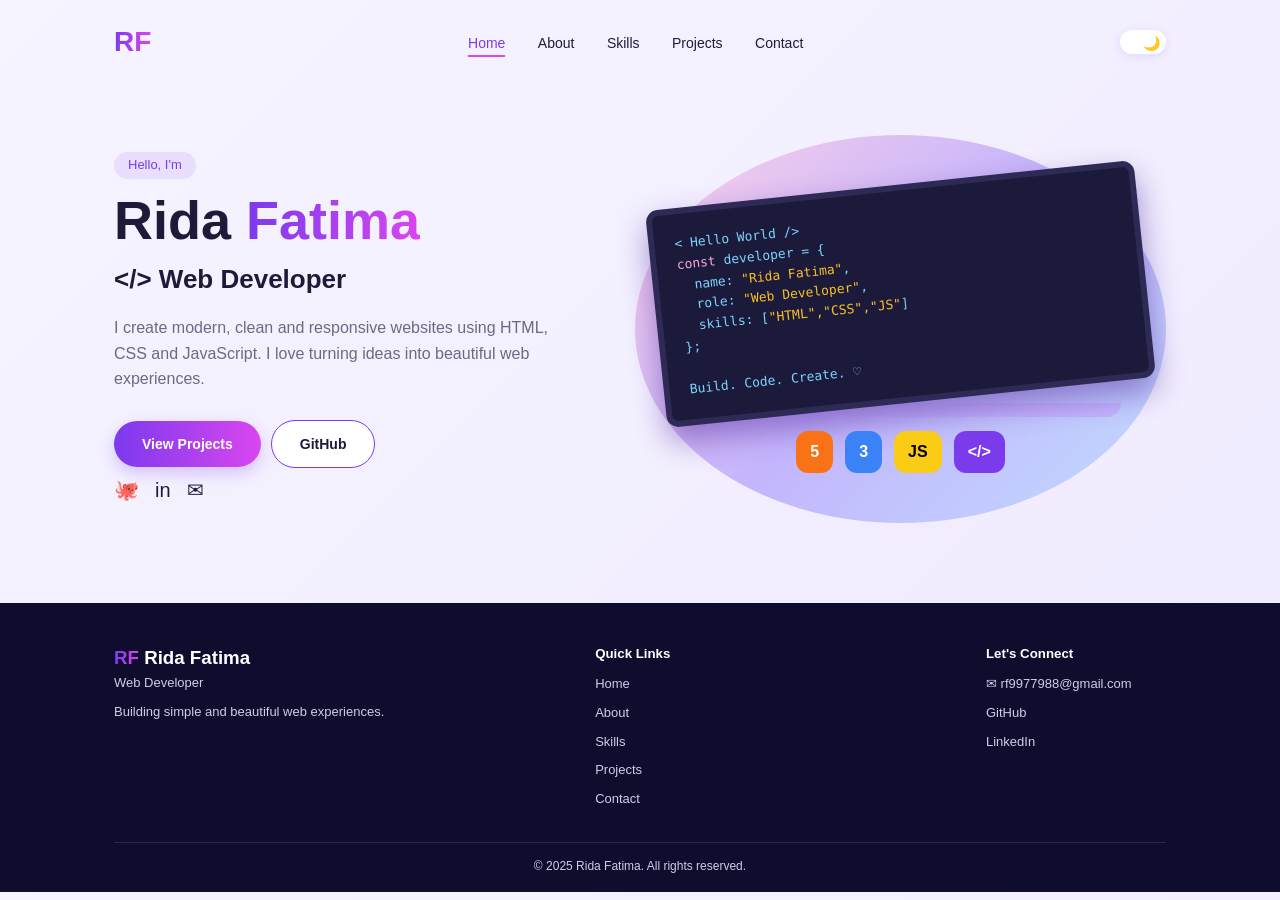
<file: index.html>
<!DOCTYPE html>
<html lang="en">
<head>
    <meta charset="UTF-8">
    <meta name="viewport" content="width=device-width, initial-scale=1.0">
    <title>Home | Rida Fatima</title>
    <link rel="stylesheet" href="style.css">
</head>
<body>
<header>
    <div class="wrap">
        <a class="logo" href="index.html">RF</a>
        <nav>
        <a class="active" href="index.html">Home</a>
        <a href="about.html">About</a>
        <a href="skills.html">Skills</a>
        <a href="projects.html">Projects</a>
        <a href="contact.html">Contact</a>
        </nav>
        <div class="toggle">🌙</div>
        </div>
        </header>
        <main class="wrap">
        <div class="hero">
    <div>
        <span class="tag">Hello, I'm</span>
        <h1>Rida <span class="grad">Fatima</span></h1>
        <h3>&lt;/&gt; Web Developer</h3>
        <p>I create modern, clean and responsive websites using HTML, CSS and JavaScript. I love turning ideas into beautiful web experiences.</p>
        <a class="btn fill" href="projects.html">View Projects</a><a class="btn line" href="https://github.com/">GitHub</a>
        <div class="icons"><span>🐙</span><span>in</span><span>✉</span>
        </div>
    </div> 
    <div class="laptop">
        <div class="screen">&lt; Hello World /&gt;<br><i>const</i> developer = {<br>&nbsp; name: <b>"Rida Fatima"</b>,<br>&nbsp; role: <b>"Web Developer"</b>,<br>&nbsp; skills: [<b>"HTML","CSS","JS"</b>]<br>};<br><br>Build. Code. Create. ♡</div>
        <div class="base">

        </div><span class="badge" style="background:#f97316">5</span><span class="badge" style="background:#3b82f6">3</span><span class="badge" style="background:#facc15;color:#000">JS</span><span class="badge" style="background:#7c3aed">&lt;/&gt;</span>
    </div>
</div>
</main>
<footer>
    <div class="wrap">
        <div class="fgrid">
    <div>
    <h3 style="color:#fff"><span class="grad">RF</span> Rida Fatima</h3>
    <p>Web Developer</p><p>Building simple and beautiful web experiences.</p></div>
<div>
    <h5>Quick Links</h5><a href="index.html">Home</a><a href="about.html">About</a><a href="skills.html">Skills</a><a href="projects.html">Projects</a><a href="contact.html">Contact</a></div>
<div>
    <h5>Let's Connect</h5><a href="mailto:">✉ rf9977988@gmail.com</a><a href="https://github.com">GitHub</a><a href="https://www.linkedin.com/in/rida-fatima-9a5b8b362/?isSelfProfile=true">LinkedIn</a></div>
</div>
<div class="copy">© 2025 Rida Fatima. All rights reserved.</div>
</div>
</footer>
</body>
</html>
</file>
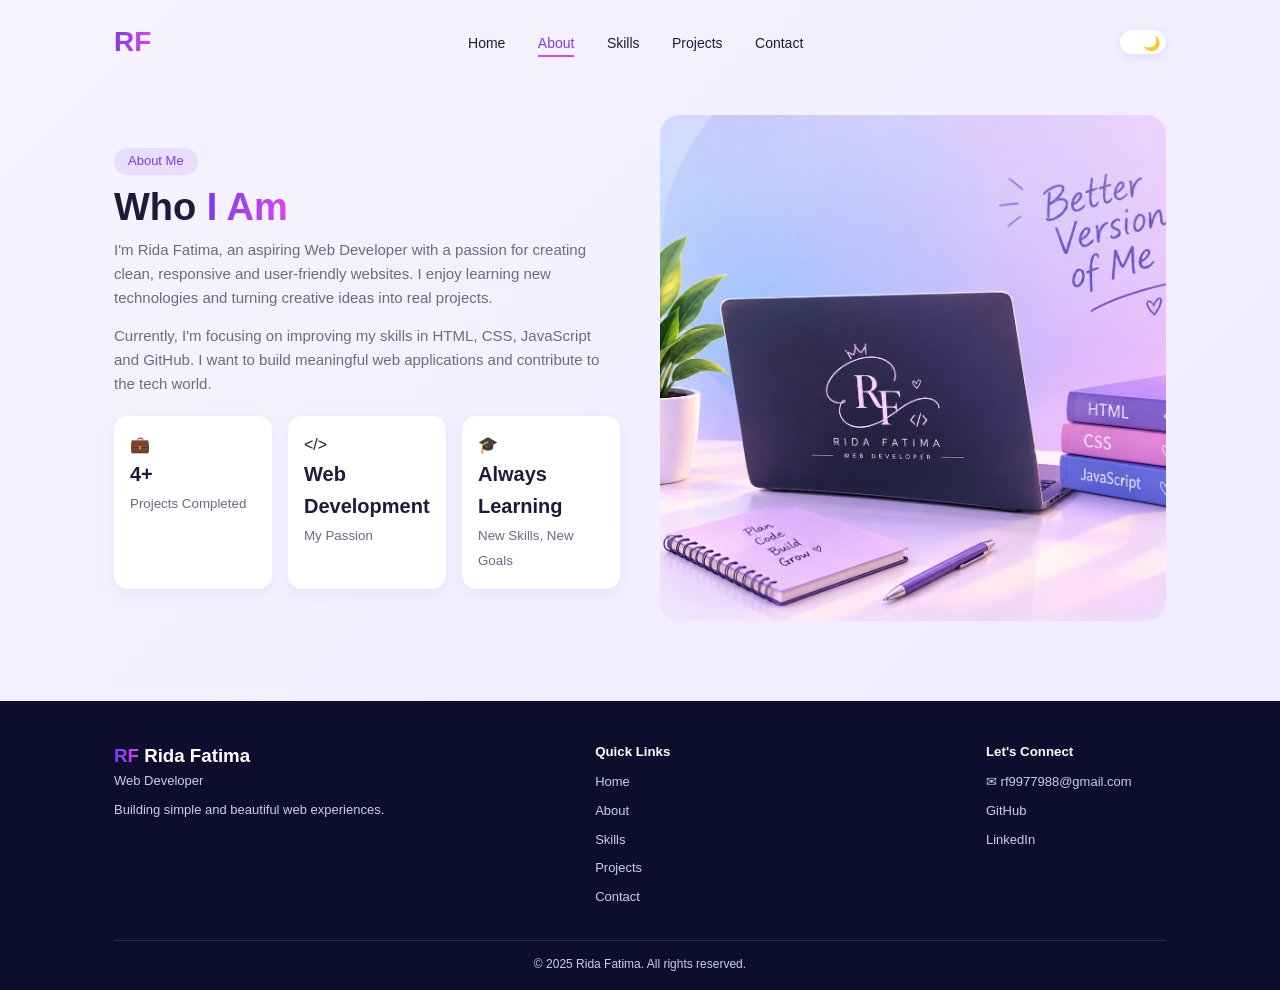
<file: about.html>
<!DOCTYPE html>
<html lang="en">
    <head>
    <meta charset="UTF-8">
    <meta name="viewport" content="width=device-width, initial-scale=1.0">
    <title>About | Rida Fatima</title>
    <link rel="stylesheet" href="style.css">
</head>
<body>
<header>
    <div class="wrap">
    <a class="logo" href="index.html">RF</a>
    <nav>
        <a href="index.html">Home</a>
        <a class="active" href="about.html">About</a>
        <a href="skills.html">Skills</a>
        <a href="projects.html">Projects</a>
        <a href="contact.html">Contact</a>
</nav>
    <div class="toggle">🌙</div>
</div>
</header>
<main class="wrap">
<section>
    <div class="about">
        <div><span class="tag">About Me</span><h2>Who <span class="grad">I Am</span></h2><p>I'm Rida Fatima, an aspiring Web Developer with a passion for creating clean, responsive and user-friendly websites. I enjoy learning new technologies and turning creative ideas into real projects.</p><p>Currently, I'm focusing on improving my skills in HTML, CSS, JavaScript and GitHub. I want to build meaningful web applications and contribute to the tech world.</p>
        <div class="stats">
            <div class="stat">💼<strong>4+</strong><small>Projects Completed</small>
            </div>
            <div class="stat">&lt;/&gt;<strong>Web Development</strong><small>My Passion</small>
            </div>
            <div class="stat">🎓<strong>Always Learning</strong><small>New Skills, New Goals</small>
            </div>
        </div>
    </div>
    <div class="pic">
    <img src="images/about.png" alt="Better Version of Me">
</div> 
</div>
</section>
</main>

<footer>
    <div class="wrap">
        <div class="fgrid">
    <div>
    <h3 style="color:#fff"><span class="grad">RF</span> Rida Fatima</h3>
    <p>Web Developer</p><p>Building simple and beautiful web experiences.</p></div>
<div>
    <h5>Quick Links</h5><a href="index.html">Home</a><a href="about.html">About</a><a href="skills.html">Skills</a><a href="projects.html">Projects</a><a href="contact.html">Contact</a></div>
<div>
    <h5>Let's Connect</h5><a href="mailto:">✉ rf9977988@gmail.com</a><a href="https://github.com">GitHub</a><a href="https://www.linkedin.com/in/rida-fatima-9a5b8b362/?isSelfProfile=true">LinkedIn</a></div>
</div>
<div class="copy">© 2025 Rida Fatima. All rights reserved.</div>
</div>
</footer>
</body>
</html>
</file>
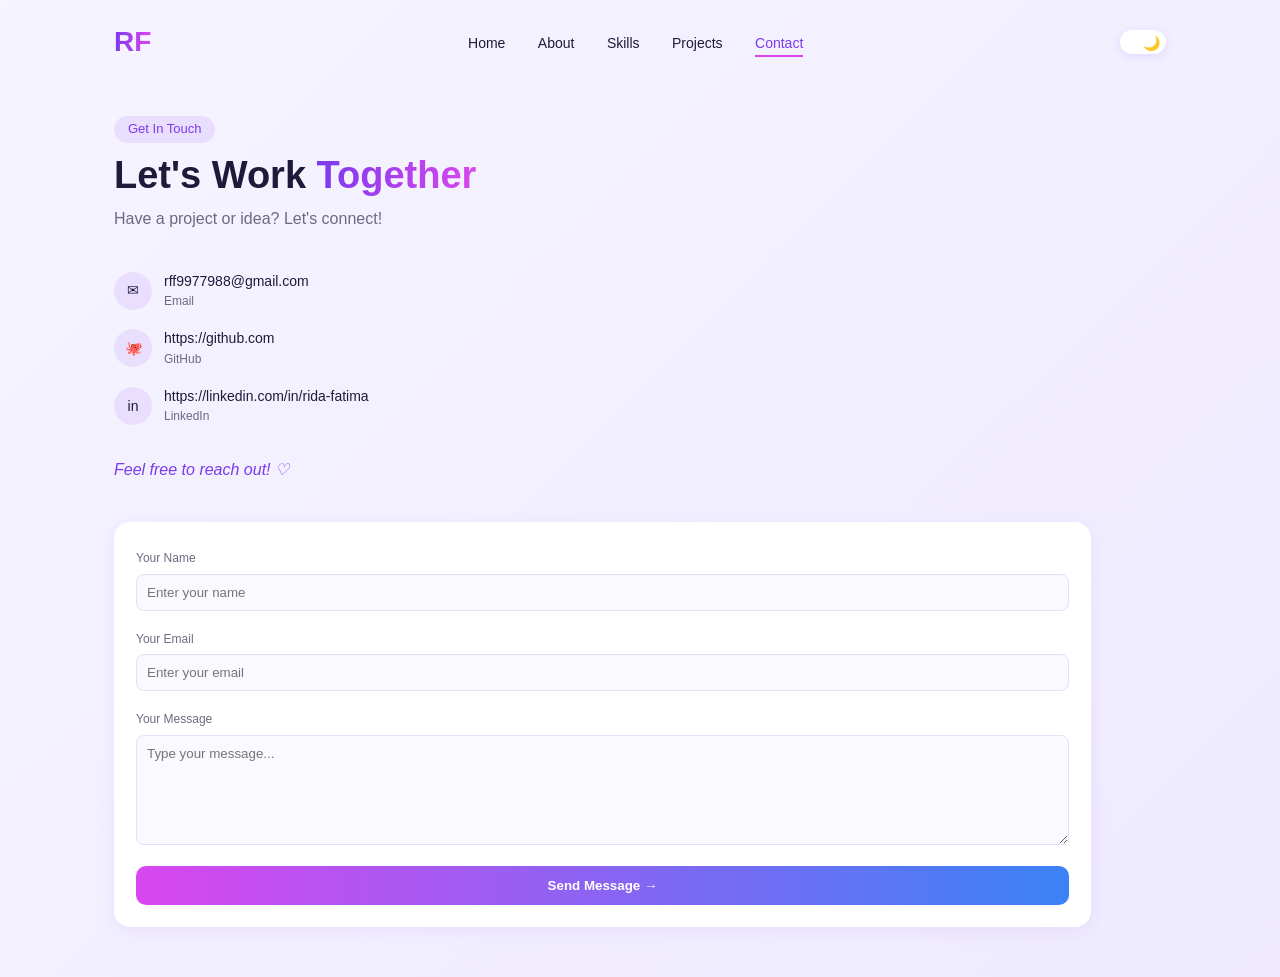
<file: contact.html>
<!DOCTYPE html>
<html lang="en">
    <head>
        <meta charset="UTF-8">
        <meta name="viewport" content="width=device-width, initial-scale=1.0">
        <title>Contact | Rida Fatima</title>
        <link rel="stylesheet" href="style.css">
    </head>
    <body>
    <header>
        <div class="wrap">
        <a class="logo" href="index.html">RF</a>
        <nav>
            <a href="index.html">Home</a>
            <a href="about.html">About</a>
            <a href="skills.html">Skills</a>
            <a href="projects.html">Projects</a>
            <a class="active" href="contact.html">Contact</a>
        </nav>
        <div class="toggle">🌙</div>
    </div>
</header>
<main class="wrap">
<section>
    <span class="tag">Get In Touch</span>
    <h2>Let's Work <span class="grad">Together</span></h2>
    <p class="sub">Have a project or idea? Let's connect!</p>
    <div class="contact">
        <div>
            <div class="info"><i>✉</i><span>rff9977988@gmail.com<small>Email</small></span>
            </div>
            <div class="info"><i>🐙</i><span>https://github.com<small>GitHub</small></span>
            </div>
            <div class="info"><i>in</i><span>https://linkedin.com/in/rida-fatima<small>LinkedIn</small></span>
            </div>
            <p style="font-style:italic;color:var(--p);margin-top:30px">Feel free to reach out! ♡</p>
        </div>
    <form action="#" method="post">
        <label>Your Name</label>
        <input type="text" placeholder="Enter your name">
        <label>Your Email</label>
        <input type="email" placeholder="Enter your email">
        <label>Your Message</label>
        <textarea placeholder="Type your message..."></textarea>
        <button type="submit">Send Message →</button>
    </form>
    </div>
</section>
</main>

</body>
</html>
</file>
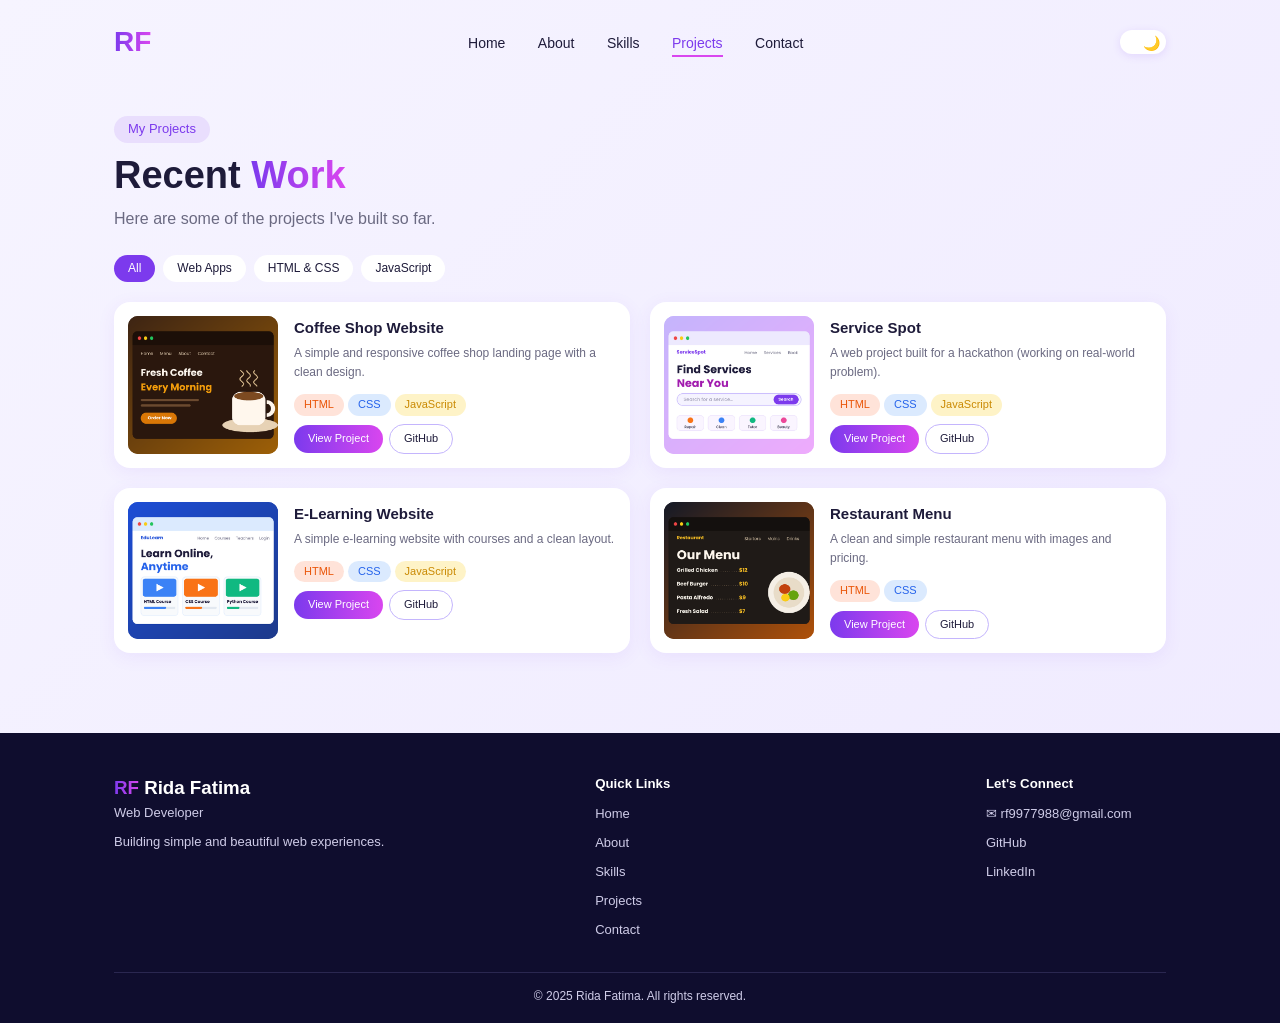
<file: projects.html>
<!DOCTYPE html>
<html lang="en">
    <head>
        <meta charset="UTF-8">
        <meta name="viewport" content="width=device-width, initial-scale=1.0">
        <title>Projects | Rida Fatima</title>
        <link rel="stylesheet" href="style.css">
    </head>
    <body>
<header>
            <div class="wrap">
            <a class="logo" href="index.html">RF</a>
            <nav>
            <a href="index.html">Home</a>
            <a href="about.html">About</a>
            <a href="skills.html">Skills</a>
            <a class="active" href="projects.html">Projects</a>
            <a href="contact.html">Contact</a>
            </nav>
        <div class="toggle">🌙</div>
    </div>
</header>
<main class="wrap">
<section>
    <span class="tag">My Projects</span>
    <h2>Recent <span class="grad">Work</span></h2>
    <p class="sub">Here are some of the projects I've built so far.</p>
    <div class="filters"><span class="on">All</span><span>Web Apps</span><span>HTML &amp; CSS</span><span>JavaScript</span>
    </div>
    <div class="projects">
    <div class="card">
        <div class="thumb" style="background:linear-gradient(135deg,#3b2314,#a16207)"><img src="images/coffee.png" alt="Coffee Shop Website"></div> 
    
        <div>
            <h4>Coffee Shop Website</h4>
            <p>A simple and responsive coffee shop landing page with a clean design.</p><span class="chip h">HTML</span><span class="chip cs">CSS</span><span class="chip j">JavaScript</span><br><a class="mini fill" href="#">View Project</a><a class="mini line" href="https://github.com/RidaFatima1234-bit">GitHub</a>
        </div>
    </div>
    <div class="card">
        <div class="thumb" style="background:linear-gradient(135deg,#c4b5fd,#f0abfc)"><img src="images/service-spot.png" alt="Service Spot"></div>
        <div>
            <h4>Service Spot</h4>
            <p>A web project built for a hackathon (working on real-world problem).</p><span class="chip h">HTML</span><span class="chip cs">CSS</span><span class="chip j">JavaScript</span><br><a class="mini fill" href="#">View Project</a><a class="mini line" href="https://github.com/RidaFatima1234-bit">GitHub</a>
        </div>
    </div>
    <div class="card">
        <div class="thumb" style="background:linear-gradient(135deg,#1d4ed8,#1e3a8a)"><img src="images/elearning.png" alt="E-Learning Website"></div>
        <div>
            <h4>E-Learning Website</h4>
            <p>A simple e-learning website with courses and a clean layout.</p><span class="chip h">HTML</span><span class="chip cs">CSS</span><span class="chip j">JavaScript</span><br><a class="mini fill" href="#">View Project</a><a class="mini line" href="https://github.com/RidaFatima1234-bit">GitHub</a>
        </div>
    </div>
    <div class="card">
        <div class="thumb" style="background:linear-gradient(135deg,#111827,#b45309)"><img src="images/menu.png" alt="Restaurant Menu"></div>
        <div>
            <h4>Restaurant Menu</h4>
            <p>A clean and simple restaurant menu with images and pricing.</p><span class="chip h">HTML</span><span class="chip cs">CSS</span><br><a class="mini fill" href="#">View Project</a><a class="mini line" href="https://github.com/RidaFatima1234-bit">GitHub</a>
        </div>
    </div>
    </div>
</section>
</main>
    <footer>
    <div class="wrap">
        <div class="fgrid">
    <div>
    <h3 style="color:#fff"><span class="grad">RF</span> Rida Fatima</h3>
    <p>Web Developer</p><p>Building simple and beautiful web experiences.</p></div>
<div>
    <h5>Quick Links</h5><a href="index.html">Home</a><a href="about.html">About</a><a href="skills.html">Skills</a><a href="projects.html">Projects</a><a href="contact.html">Contact</a></div>
<div>
    <h5>Let's Connect</h5><a href="mailto:">✉ rf9977988@gmail.com</a><a href="https://github.com">GitHub</a><a href="https://www.linkedin.com/in/rida-fatima-9a5b8b362/?isSelfProfile=true">LinkedIn</a></div>
</div>
<div class="copy">© 2025 Rida Fatima. All rights reserved.</div>
</div>
</footer>
</body>
</html>
</file>
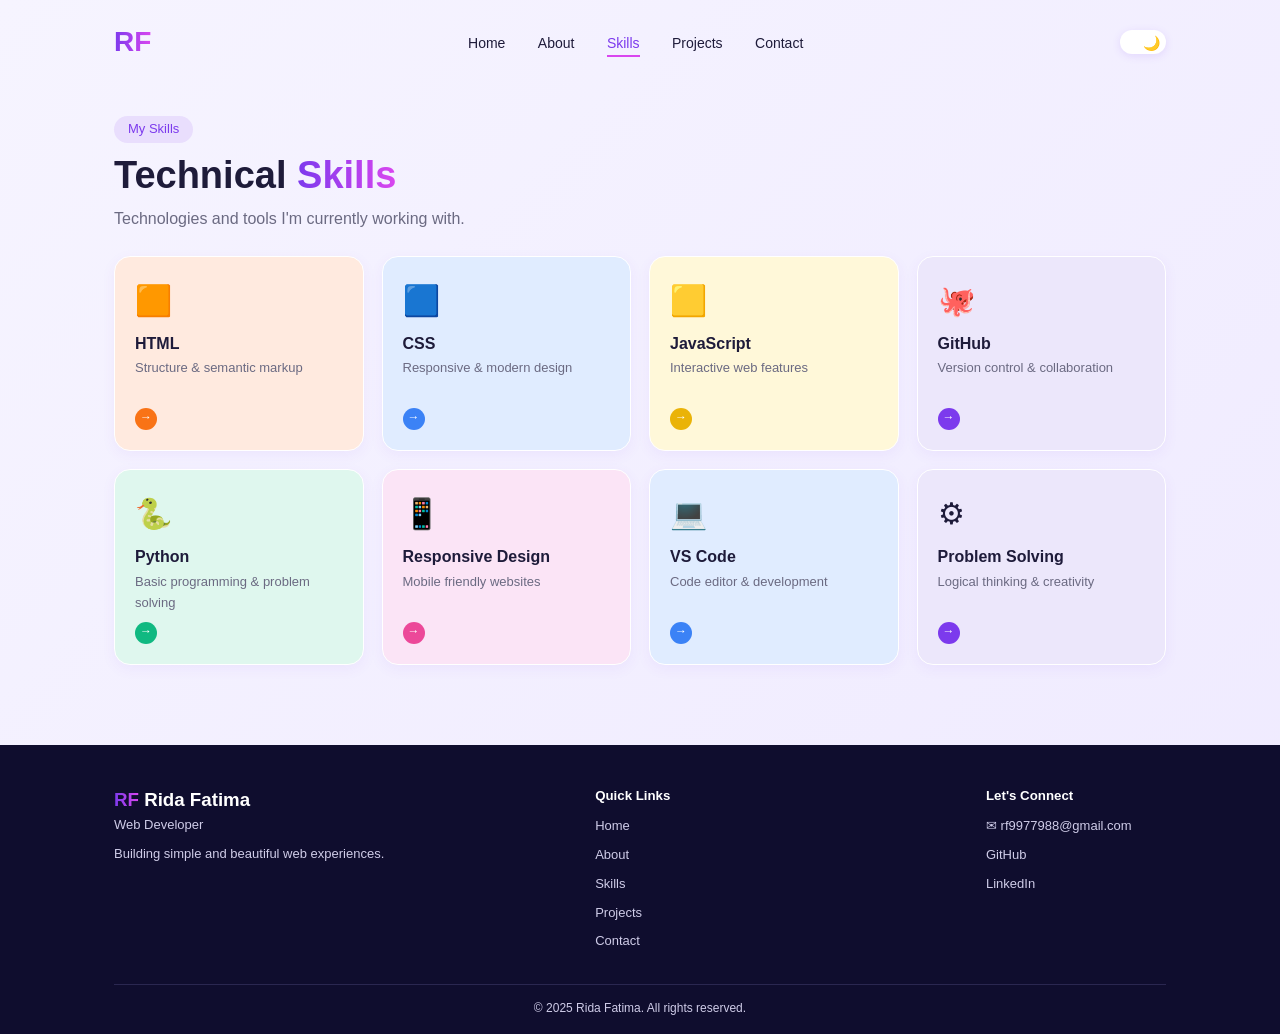
<file: skills.html>
<!DOCTYPE html>
<html lang="en">
    <head>
        <meta charset="UTF-8">
        <meta name="viewport" content="width=device-width, initial-scale=1.0">
        <title>Skills | Rida Fatima</title>
        <link rel="stylesheet" href="style.css">
    </head>
    <body>
        <header>
            <div class="wrap">
            <a class="logo" href="index.html">RF</a>
            <nav>
                <a href="index.html">Home</a>
                <a href="about.html">About</a>
                <a class="active" href="skills.html">Skills</a>
                <a href="projects.html">Projects</a>
                <a href="contact.html">Contact</a>
            </nav>
            <div class="toggle">🌙</div>
        </div>
    </header>
<main class="wrap">
<section>
    <span class="tag">My Skills</span><h2>Technical <span class="grad">Skills</span></h2><p class="sub">Technologies and tools I'm currently working with.</p><div class="grid">
    <div class="skill c1">
        <div class="ic">🟧</div>
        <h4>HTML</h4><p>Structure &amp; semantic markup</p><span class="ar">→</span></div><div class="skill c2">
            <div class="ic">🟦</div>
            <h4>CSS</h4>
            <p>Responsive &amp; modern design</p><span class="ar">→</span>
        </div>
        <div class="skill c3">
            <div class="ic">🟨</div>
            <h4>JavaScript</h4><p>Interactive web features</p><span class="ar">→</span>
        </div>
        <div class="skill c4">
            <div class="ic">🐙</div>
            <h4>GitHub</h4><p>Version control &amp; collaboration</p><span class="ar">→</span>
    </div>
<div class="skill c5">
    <div class="ic">🐍</div>
    <h4>Python</h4>
    <p>Basic programming &amp; problem solving</p><span class="ar">→</span>
</div>
<div class="skill c6">
    <div class="ic">📱</div>
    <h4>Responsive Design</h4>
    <p>Mobile friendly websites</p><span class="ar">→</span>
</div>
<div class="skill c2">
    <div class="ic">💻</div>
    <h4>VS Code</h4><p>Code editor &amp; development</p><span class="ar">→</span>
</div>
<div class="skill c4">
    <div class="ic">⚙</div>
    <h4>Problem Solving</h4><p>Logical thinking &amp; creativity</p><span class="ar">→</span>
</div>
</div>
</section>
</main>
<footer>
    <div class="wrap">
        <div class="fgrid">
    <div>
    <h3 style="color:#fff"><span class="grad">RF</span> Rida Fatima</h3>
    <p>Web Developer</p><p>Building simple and beautiful web experiences.</p></div>
<div>
    <h5>Quick Links</h5><a href="index.html">Home</a><a href="about.html">About</a><a href="skills.html">Skills</a><a href="projects.html">Projects</a><a href="contact.html">Contact</a></div>
<div>
    <h5>Let's Connect</h5><a href="mailto:">✉ rf9977988@gmail.com</a><a href="https://github.com">GitHub</a><a href="https://www.linkedin.com/in/rida-fatima-9a5b8b362/?isSelfProfile=true">LinkedIn</a></div>
</div>
<div class="copy">© 2025 Rida Fatima. All rights reserved.</div>
</div>
</footer>
</body>
</html>
</file>
<file: style.css>
*{
    margin:0;
    padding:0;
    box-sizing:border-box
}
:root{
    --p:#7c3aed;
    --pk:#d946ef;
    --b:#3b82f6;
    --dark:#0f0d2e;
    --text:#1e1b3a;
    --mute:#6b6a82;
    --bg:#f4f2ff}
body{
    font-family:'Poppins',Arial,sans-serif;
    color:var(--text);
    background:linear-gradient(135deg,#f6f4ff,#efeaff);
    line-height:1.6
}
a{
    text-decoration:none;
    color:inherit
}
/* nav bar start */
.wrap{
    max-width:1100px;
    margin:0 auto;
    padding:0 24px
}
header{
    padding:20px 0
}
header .wrap{
    display:flex;
    align-items:center;
    justify-content:space-between;
    flex-wrap:wrap;
    gap:12px
}
.logo{
    font-size:28px;
    font-weight:800;
    background:linear-gradient(90deg,var(--p),var(--pk));
    -webkit-background-clip:text;
    background-clip:text;
    color:transparent
}
nav a{
    margin:0 14px;
    font-size:14px;
    padding-bottom:4px
}
nav a.active{
    color:var(--p);
    border-bottom:2px solid var(--pk)
}
/* page 2 */
.toggle{
    width:46px;
    height:24px;
    border-radius:20px;
    background:#fff;
    box-shadow:0 2px 8px #7c3aed22;
    text-align:right;
    padding:2px 6px;
    font-size:14px
}
.tag{
    display:inline-block;
    background:#e9defd;
    color:var(--p);
    font-size:13px;
    padding:3px 14px;
    border-radius:20px;
    margin-bottom:10px
}
h1{
    font-size:54px;
    line-height:1.15
}
h2{
    font-size:38px;
    line-height:1.2;
    margin-bottom:8px
}
.grad{
    background:linear-gradient(90deg,var(--p),var(--pk));
    -webkit-background-clip:text;
    background-clip:text;
    color:transparent
}
.btn{
    display:inline-block;
    padding:12px 28px;
    border-radius:30px;
    font-size:14px;
    font-weight:600;
    margin:6px 10px 6px 0
}
.btn.fill{
    background:linear-gradient(90deg,var(--p),var(--pk));
    color:#fff;
    box-shadow:0 6px 16px #7c3aed44
}
.btn.line{
    border:1.5px solid var(--p);
    color:var(--text);
    background:#fff
}
.hero{
    display:flex;
    align-items:center;
    justify-content:space-between;
    gap:30px;
    padding:50px 0;
    flex-wrap:wrap
}
.hero>div{
    flex:1;
    min-width:280px
}
.hero h3{
    font-size:26px;
    margin:8px 0 14px
}
.hero p,.sub{
    color:var(--mute);
    max-width:440px;
    margin-bottom:22px
}
.icons span{
    display:inline-block;
    margin-right:16px;
    font-size:20px
}
.laptop{
    background:linear-gradient(135deg,#fbcfe8,#c4b5fd,#bfdbfe);
    border-radius:50%;
    padding:50px 20px;
    text-align:center
}
.screen{
    background:#1b1a3a;
    border-radius:12px;
    padding:20px;
    color:#7dd3fc;
    font-family:monospace;
    font-size:13px;
    text-align:left;
    border:6px solid #2d2b55;
    transform:rotate(-6deg);
    box-shadow:0 14px 30px #4c1d9577
}
.screen b{
    color:#fbbf24;
    font-weight:400
}
.screen i{
    color:#f9a8d4;
    font-style:normal
}
.base{
    height:14px;
    width:90%;
    margin:0 auto;
    background:#c4b5fd;
    border-radius:0 0 20px 20px
}
.badge{
    display:inline-block;
    padding:8px 14px;
    border-radius:12px;
    color:#fff;
    font-weight:800;
    margin:14px 6px 0
}
section{
    padding:30px 0 50px
}
.about{
    display:flex;
    gap:40px;
    align-items:center;
    flex-wrap:wrap
}
.about>div{
    flex:1;
    min-width:280px
}
.about p{
    color:var(--mute);
    margin-bottom:14px;
    font-size:15px
}
.pic {
    width: 350px;
    max-width: 100%;
    aspect-ratio: 1 / 1;
    height: auto;
    overflow: hidden;
    border-radius: 20px;
}

.pic img {
    width: 100%;
    height: 100%;
    object-fit: cover;
}
.stats{
    display:flex;
    gap:16px;
    margin-top:20px;
    flex-wrap:wrap
}
.stat{
    background:#fff;
    border-radius:14px;
    padding:16px;
    flex:1;
    min-width:140px;
    box-shadow:0 4px 14px #7c3aed14
}
.stat strong{
    display:block;
    font-size:20px
}
.stat small{
    color:var(--mute)
}
.grid{
    display:grid;
    grid-template-columns:repeat(auto-fit,minmax(min(100%,210px),1fr));
    gap:18px;
    margin-top:24px
}
.skill{
    border-radius:16px;
    padding:20px;border:1px solid #fff;
    box-shadow:0 4px 14px #7c3aed10
}
.skill .ic{
    font-size:30px
}
.skill h4{
    margin:6px 0 2px
}
.skill p{
    font-size:13px;
    color:var(--mute);
    min-height:42px
}
.skill .ar{
    display:inline-block;
    width:22px;
    height:22px;
    border-radius:50%;
    color:#fff;
    text-align:center;
    font-size:12px;
    margin-top:8px
}
.c1{
    background:#ffeadf
}
.c1 .ar{
    background:#f97316
}
.c2{
    background:#e0ecff
}
.c2 .ar{
    background:#3b82f6
}
.c3{
    background:#fff8d9
}
.c3 .ar{
    background:#eab308
}
.c4{
    background:#ece7fb
}
.c4 .ar{
    background:#7c3aed
}
.c5{
    background:#dff7ee
}
.c5 .ar{
    background:#10b981
}
.c6{
    background:#fbe4f6
}
.c6 .ar{
    background:#ec4899
}
.filters{
    margin:14px 0
}
.filters span{
    display:inline-block;
    background:#fff;
    font-size:12px;
    padding:4px 14px;
    border-radius:20px;
    margin-right:8px
}
.filters .on{
    background:var(--p);
    color:#fff
}
.projects{
    display:grid;
    grid-template-columns:repeat(auto-fit,minmax(min(100%,380px),1fr));
    gap:20px
}
.card{
    background:#fff;
    border-radius:16px;
    padding:14px;
    display:flex;
    gap:16px;
    box-shadow:0 4px 18px #7c3aed14;
    flex-wrap:wrap
}
.thumb{
    width:150px;
    min-height:110px;
    border-radius:10px;
    color:#fff;
    font-size:13px;
    display:flex;
    align-items:center;
    justify-content:center;
    text-align:center;
    padding:8px;
    position:relative;
    overflow:hidden
}
.thumb img{
    position:absolute;
    top:0;left:0;
    width:100%;
    height:100%;
    object-fit:cover;
    display:block
}
.card>div:last-child{
    flex:1;
    min-width:170px
}
.card h4{
    font-size:15px
}
.card p{
    font-size:12px;
    color:var(--mute);
    margin:4px 0 8px
}
.chip{
    display:inline-block;
    font-size:11px;
    padding:2px 10px;
    border-radius:20px;
    margin:0 4px 8px 0
}
.h{
    background:#ffe3d9;
    color:#ea580c
}
.cs{
    background:#dbeafe;
    color:#2563eb
}
.j{
    background:#fef3c7;
    color:#ca8a04
}
.mini{
    display:inline-block;
    font-size:11px;
    padding:5px 14px;
    border-radius:20px;
    margin-right:6px
}
.mini.fill{
    background:linear-gradient(90deg,var(--p),var(--pk));
    color:#fff
}
.mini.line{
    border:1px solid #c4b5fd
}
.contact{
    display:flex;
    gap:40px;
    flex-wrap:wrap
}
.contact>div{
    flex:1;
    min-width:
    280px
}
.info{
    display:flex;
    align-items:center;
    gap:12px;
    margin:16px 0;
    font-size:14px
}
.info i{
    width:38px;
    height:38px;
    border-radius:50%;
    background:#e9defd;
    display:flex;
    align-items:center;
    justify-content:center;
    font-style:normal
}
.info small{
    display:block;
    color:var(--mute);
    font-size:12px
}
form{
    background:#fff;
    border-radius:16px;
    padding:22px;
    box-shadow:0 4px 18px #7c3aed14
}
label{
    font-size:12px;
    color:var(--mute)
}
input,textarea{
    width:100%;
    padding:10px;
    border:1px solid #e5e0fa;
    border-radius:8px;
    margin:4px 0 14px;
    font-family:inherit;
    background:#faf9ff
}
textarea{
    height:110px
}
button{
    width:100%;
    padding:12px;
    border:0;
    border-radius:10px;
    color:#fff;
    font-weight:600;
    font-family:inherit;
    background:linear-gradient(90deg,var(--pk),var(--b))
}
footer{
    background:var(--dark);
    color:#cfcce8;
    padding:40px 0 16px;
    margin-top:30px
}
.fgrid{
    display:flex;
    gap:40px;
    flex-wrap:wrap;
    justify-content:space-between
}
.fgrid>div{
    min-width:180px
}
.fgrid h5{
    color:#fff;
    margin-bottom:10px
}
.fgrid a,.fgrid p{
    display:block;
    font-size:13px;
    margin-bottom:8px
}
.copy{
    border-top:1px solid #2a2750;
    margin-top:24px;padding-top:14px;
    text-align:center;
    font-size:12px
}
img{max-width:100%}

/* ===== card hover ===== */
.card,.skill,.stat{
    transition:transform .3s ease,box-shadow .3s ease
}
.card:hover{
    transform:translateY(-8px);
    box-shadow:0 16px 32px #7c3aed33
}
.skill:hover{
    transform:translateY(-8px);
    box-shadow:0 16px 30px #7c3aed2b
}
.stat:hover{
    transform:translateY(-6px);
    box-shadow:0 12px 26px #7c3aed26
}
.thumb img{
    transition:transform .5s ease
}
.card:hover .thumb img{
    transform:scale(1.1)
}
.card h4{
    transition:color .3s ease
}
.card:hover h4{
    color:var(--p)
}
.skill .ar{
    transition:transform .3s ease
}
.skill:hover .ar{
    transform:translateX(6px)
}

/* ===== home page animation (CSS only) ===== */
@keyframes fadeUp{
    from{opacity:0;translate:0 30px}
    to{opacity:1;translate:0 0}
}
@keyframes typing{
    from{clip-path:inset(0 100% 0 0)}
    to{clip-path:inset(0 0 0 0)}
}
@keyframes slideIn{
    from{opacity:0;translate:70px 0}
    to{opacity:1;translate:0 0}
}
@keyframes floaty{
    0%,100%{translate:0 0}
    50%{translate:0 -14px}
}
@keyframes popIn{
    from{opacity:0;scale:.4}
    to{opacity:1;scale:1}
}
.hero>div:first-child>*{
    animation:fadeUp .8s ease both
}
.hero>div:first-child .tag{animation-delay:.1s}
.hero>div:first-child h1{
    width:fit-content;
    animation:typing .9s steps(11) .3s both
}
.hero>div:first-child h3{
    width:fit-content;
    animation:typing 1s steps(17) 1.2s both
}
.hero>div:first-child p{animation-delay:1.8s}
.hero>div:first-child .btn.fill{animation-delay:2s}
.hero>div:first-child .btn.line{animation-delay:2.15s}
.hero>div:first-child .icons{animation-delay:2.3s}
.hero .laptop{
    animation:slideIn .9s ease .3s both,floaty 4s ease-in-out 1.2s infinite
}
.hero .badge{
    animation:popIn .5s ease both,floaty 3s ease-in-out infinite
}
.hero .badge:nth-of-type(1){animation-delay:1.2s,1.7s}
.hero .badge:nth-of-type(2){animation-delay:1.4s,2.2s}
.hero .badge:nth-of-type(3){animation-delay:1.6s,2.7s}
.hero .badge:nth-of-type(4){animation-delay:1.8s,3.2s}

@media(prefers-reduced-motion:reduce){
    .hero *,.card,.skill,.stat,.thumb img{
        animation:none !important;
        transition:none !important
    }
}

/* ===== responsive ===== */
body{overflow-x:hidden}
.info span{min-width:0;overflow-wrap:anywhere}
.filters span{margin-bottom:6px}

@media(max-width:900px){
    h1{font-size:46px}
    h2{font-size:34px}
    .hero{padding:30px 0;gap:40px}
    .about{gap:30px}
}
@media(max-width:768px){
    header .wrap{justify-content:space-between}
    .logo{order:1}
    .toggle{order:2}
    nav{
        order:3;
        width:100%;
        display:flex;
        flex-wrap:wrap;
        justify-content:center;
        gap:6px 0;
        padding-top:6px
    }
    nav a{margin:0 10px}
    .pic{margin:0 auto}
    .fgrid{gap:28px}
}
@media(max-width:600px){
    h1{font-size:40px}
    h2{font-size:30px}
    .hero h3{font-size:22px}
    .hero{padding:20px 0 30px}
    .hero>div:first-child{text-align:left}
    .projects{grid-template-columns:1fr}
    .card{flex-direction:column;gap:12px}
    .thumb{width:100%;height:190px;min-height:190px}
    .card>div:last-child{min-width:0}
    .contact{gap:24px}
    .stat{min-width:100%}
    form{padding:16px}
    .fgrid{flex-direction:column;gap:22px}
    .fgrid>div{min-width:0}
    .fgrid a{overflow-wrap:anywhere}
    footer{padding-top:30px}
}
@media(max-width:480px){
    .wrap{padding:0 16px}
    .hero>div,.about>div,.contact>div{flex:1 1 100%;min-width:0}
    .laptop{padding:36px 12px}
    .screen{font-size:11px;padding:14px;border-width:5px}
    .badge{padding:6px 11px;margin:12px 4px 0}
    .btn{padding:11px 22px}
    nav a{margin:0 8px;font-size:13px}
    h1{font-size:36px}
    .sub,.hero p{max-width:100%}
}
@media(max-width:360px){
    h1{font-size:32px}
    .logo{font-size:24px}
    nav a{margin:0 6px;font-size:12px}
}
</file>
